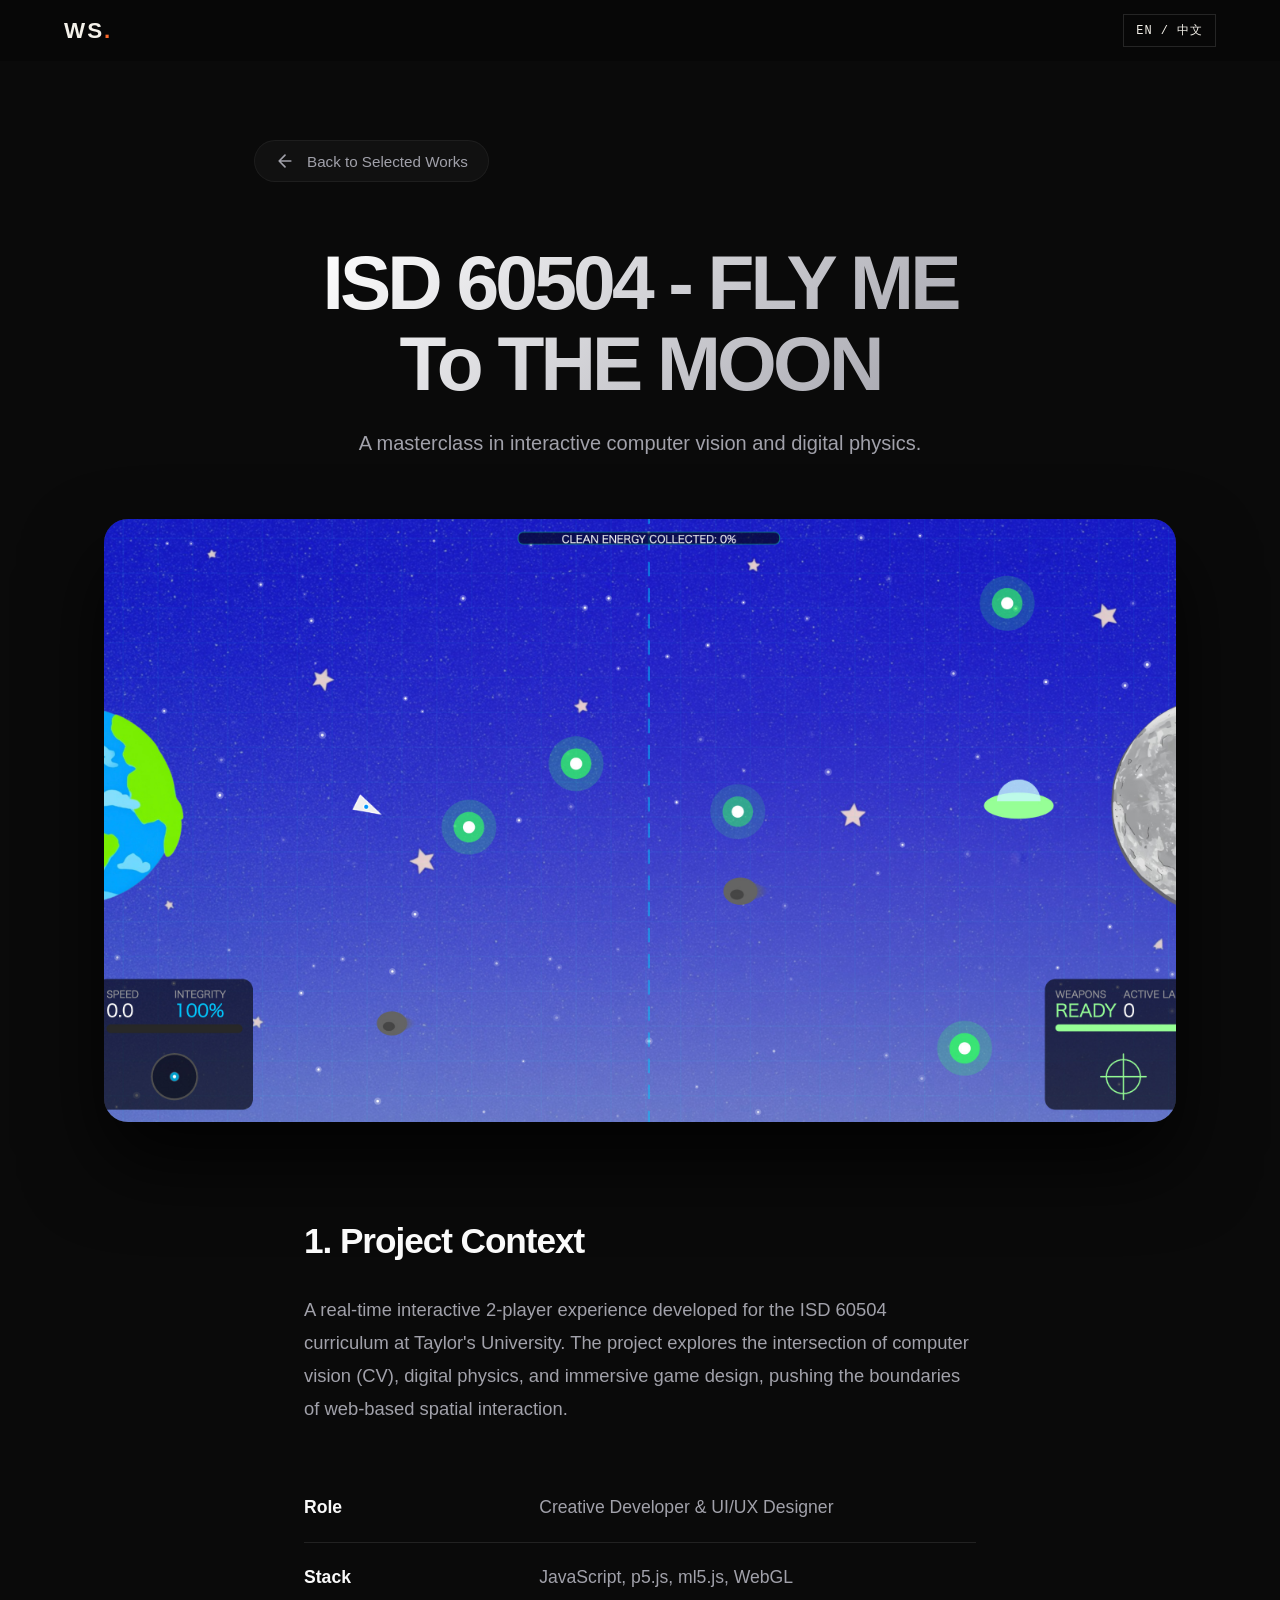
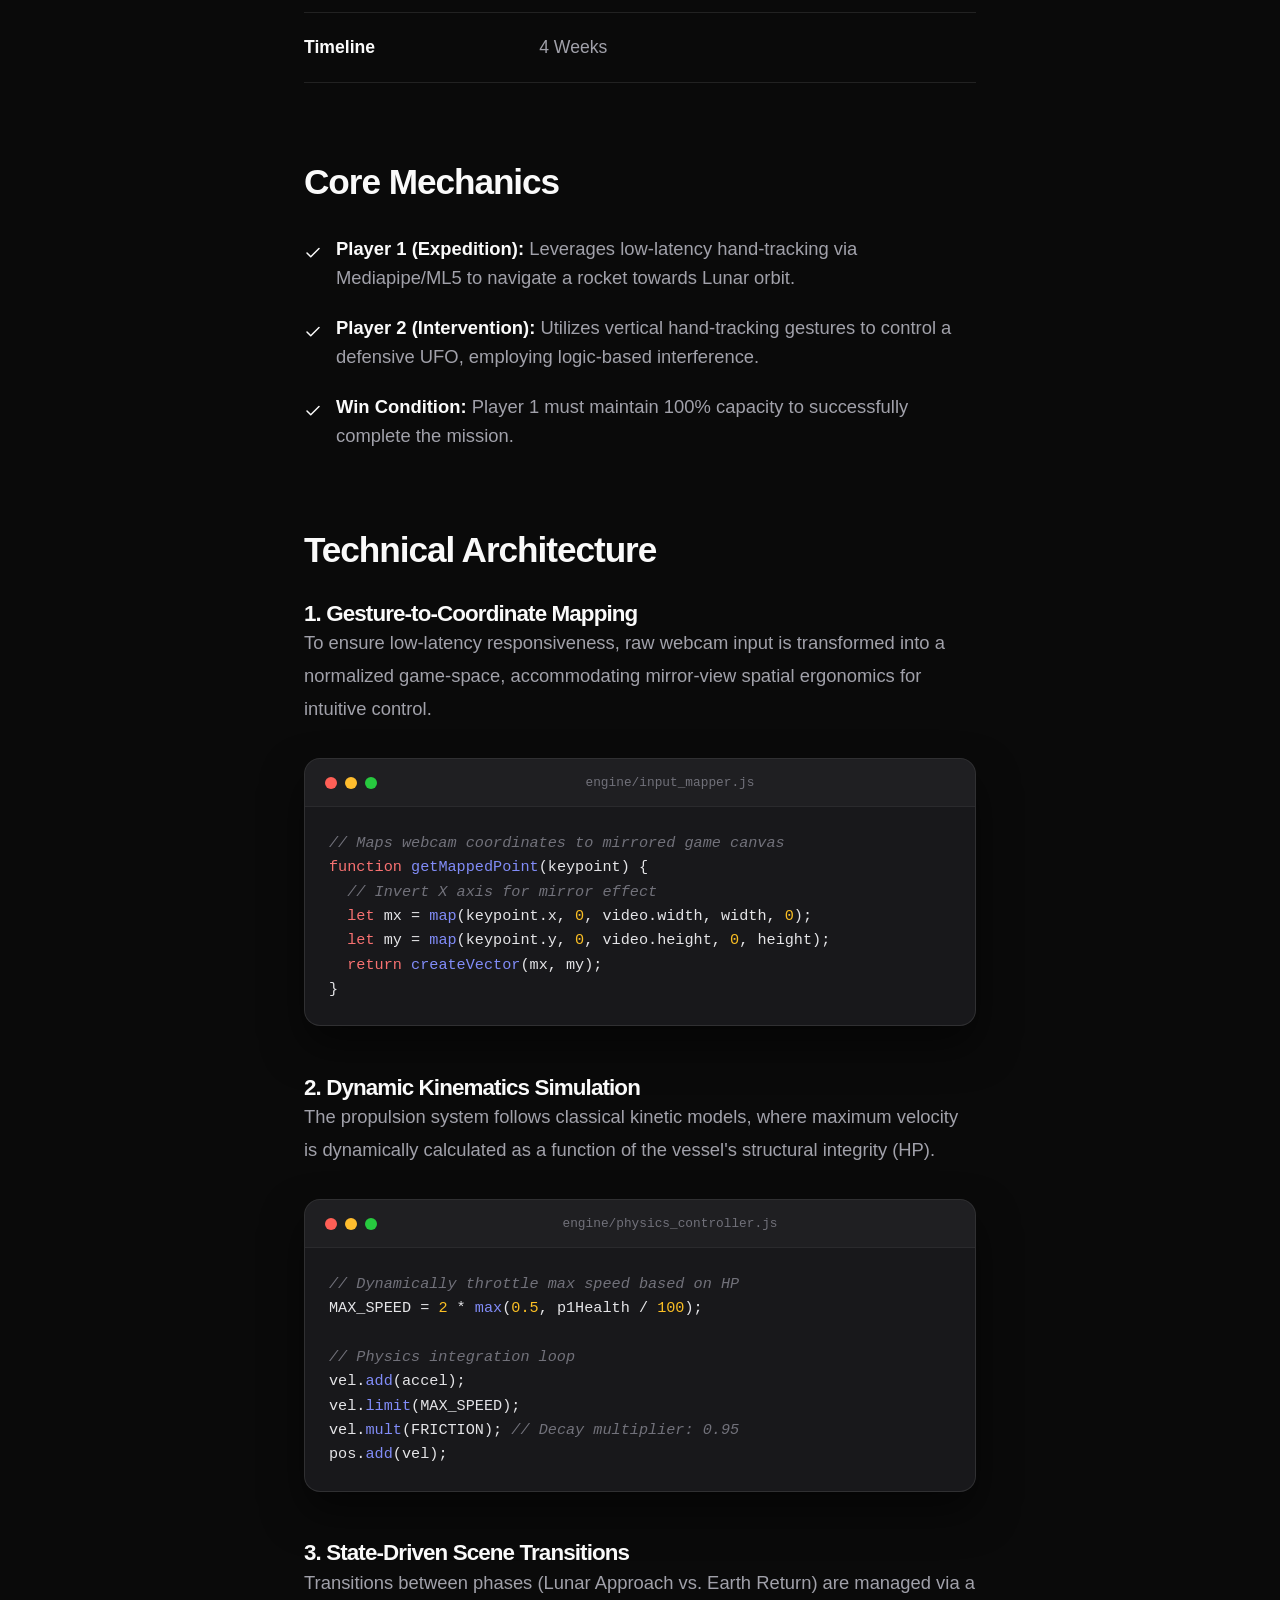
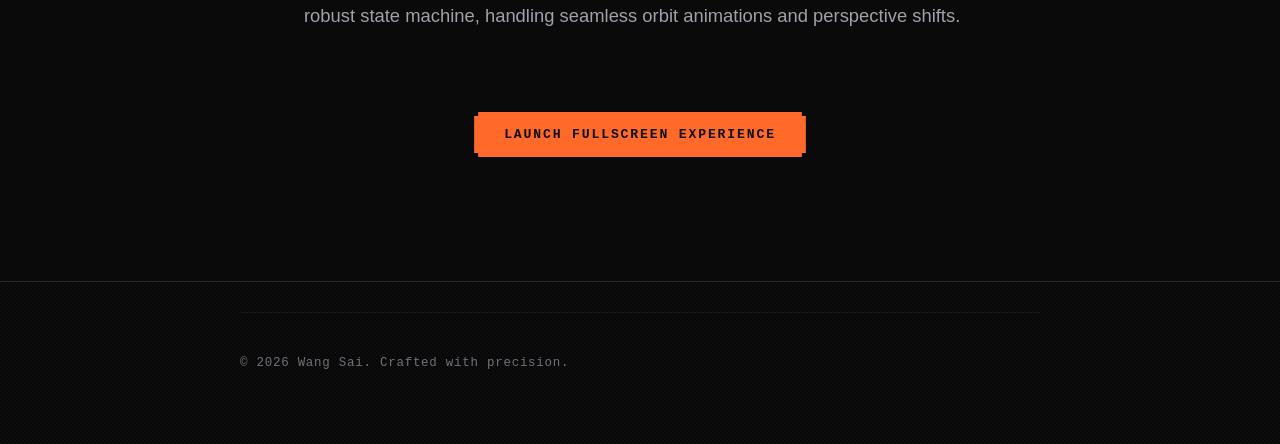
<file: project1.html>
<!DOCTYPE html>
<html lang="en">

<head>
    <meta charset="UTF-8">
    <meta name="viewport" content="width=device-width, initial-scale=1.0">
    <title>ISD 60504 - FLY ME To THE MOON | Wang Sai</title>
    <link rel="stylesheet" href="styles.css">
    <style>
        * {
            cursor: none !important;
        }

        .project-details-page {
            padding-top: 140px;
            padding-bottom: 120px;
            background: #0A0A0A;
            color: #FAFAFA;
        }

        .back-link-container {
            max-width: 900px;
            margin: 0 auto 60px auto;
            padding: 0 5%;
        }

        .btn-back {
            display: inline-flex;
            align-items: center;
            gap: 12px;
            color: #A1A1AA;
            font-weight: 500;
            font-size: 0.95rem;
            transition: all 0.3s ease;
            padding: 10px 20px;
            border-radius: 999px;
            background: rgba(255, 255, 255, 0.03);
            border: 1px solid rgba(255, 255, 255, 0.05);
        }

        .btn-back:hover {
            color: #FAFAFA;
            background: rgba(255, 255, 255, 0.08);
            border-color: rgba(255, 255, 255, 0.15);
            transform: translateX(-4px);
        }

        .project-content-wrapper {
            max-width: 800px;
            margin: 0 auto;
            padding: 0 5%;
        }

        .project-title {
            font-size: clamp(3.5rem, 6vw, 5.5rem);
            line-height: 1.05;
            margin-bottom: 24px;
            letter-spacing: -0.05em;
            font-weight: 800;
            background: linear-gradient(135deg, #FFFFFF 0%, #A1A1AA 100%);
            -webkit-background-clip: text;
            background-clip: text;
            -webkit-text-fill-color: transparent;
            text-align: center;
        }

        .project-subtitle {
            font-size: 1.25rem;
            color: #A1A1AA;
            text-align: center;
            max-width: 600px;
            margin: 0 auto 60px auto;
            line-height: 1.6;
        }

        .project-hero-container {
            max-width: 1200px;
            margin: 0 auto 100px auto;
            padding: 0 5%;
        }

        .project-hero-image-wrapper {
            position: relative;
            width: 100%;
            border-radius: 24px;
            overflow: hidden;
            box-shadow: 0 40px 80px rgba(0, 0, 0, 0.8), inset 0 0 0 1px rgba(255, 255, 255, 0.1);
            aspect-ratio: 16 / 9;
            background: #18181A;
            display: flex;
            align-items: center;
            justify-content: center;
            transform: translateZ(0);
            /* Hardware accel for smooth rounded corners on video/img */
        }

        .project-hero-image-wrapper img {
            width: 100%;
            height: 100%;
            object-fit: cover;
            transition: transform 0.8s cubic-bezier(0.175, 0.885, 0.32, 1.275);
        }

        .project-hero-container:hover .project-hero-image-wrapper img {
            transform: scale(1.03);
        }

        .play-overlay {
            position: absolute;
            inset: 0;
            background: rgba(10, 10, 10, 0.4);
            display: flex;
            align-items: center;
            justify-content: center;
            opacity: 0;
            transition: all 0.4s ease;
            backdrop-filter: blur(8px);
            -webkit-backdrop-filter: blur(8px);
        }

        .project-hero-image-wrapper:hover .play-overlay {
            opacity: 1;
        }

        .btn-play-large {
            padding: 16px 40px;
            font-size: 1.25rem;
            border-radius: 999px;
            background: #FFFFFF;
            color: #000000;
            font-weight: 700;
            display: flex;
            align-items: center;
            gap: 12px;
            transition: all 0.3s cubic-bezier(0.175, 0.885, 0.32, 1.275);
            box-shadow: 0 10px 30px rgba(0, 0, 0, 0.5);
        }

        .btn-play-large:hover {
            transform: scale(1.05) translateY(-2px);
            box-shadow: 0 20px 40px rgba(255, 255, 255, 0.2);
        }

        h2.section-heading {
            font-size: 2.2rem;
            margin-top: 80px;
            margin-bottom: 32px;
            font-weight: 700;
            letter-spacing: -0.03em;
            color: #FAFAFA;
        }

        .content-paragraph {
            font-size: 1.15rem;
            line-height: 1.8;
            color: #A1A1AA;
            margin-bottom: 24px;
            font-weight: 400;
        }

        .content-paragraph strong {
            color: #FAFAFA;
            font-weight: 600;
        }

        .apple-list {
            list-style: none;
            margin-bottom: 48px;
            padding: 0;
        }

        .apple-list li {
            position: relative;
            padding-left: 32px;
            margin-bottom: 20px;
            font-size: 1.15rem;
            line-height: 1.6;
            color: #A1A1AA;
        }

        .apple-list li::before {
            content: '';
            position: absolute;
            left: 0;
            top: 10px;
            width: 18px;
            height: 18px;
            background-image: url("data:image/svg+xml,%3Csvg xmlns='http://www.w3.org/2000/svg' viewBox='0 0 24 24' fill='none' stroke='%23FAFAFA' stroke-width='2' stroke-linecap='round' stroke-linejoin='round'%3E%3Cpolyline points='20 6 9 17 4 12'%3E%3C/polyline%3E%3C/svg%3E");
            background-size: contain;
            background-repeat: no-repeat;
        }

        .apple-list li strong {
            color: #FAFAFA;
        }

        /* IDE-Style Code Block */
        .premium-code-block {
            background: #18181B;
            /* Zinc 900 */
            border: 1px solid rgba(255, 255, 255, 0.1);
            border-radius: 16px;
            margin: 32px 0 48px 0;
            overflow: hidden;
            box-shadow: 0 20px 40px rgba(0, 0, 0, 0.5);
        }

        .premium-code-header {
            display: flex;
            align-items: center;
            padding: 16px 20px;
            background: rgba(255, 255, 255, 0.03);
            border-bottom: 1px solid rgba(255, 255, 255, 0.05);
            gap: 8px;
        }

        .mac-dot {
            width: 12px;
            height: 12px;
            border-radius: 50%;
        }

        .mac-dot-red {
            background: #FF5F56;
        }

        .mac-dot-yellow {
            background: #FFBD2E;
        }

        .mac-dot-green {
            background: #27C93F;
        }

        .code-filename {
            margin-left: auto;
            margin-right: auto;
            font-size: 0.8rem;
            color: #71717A;
            font-family: 'SFMono-Regular', Consolas, 'Liberation Mono', Menlo, monospace;
        }

        .code-container {
            padding: 24px;
            overflow-x: auto;
        }

        .code-block {
            font-family: 'SFMono-Regular', Consolas, 'Liberation Mono', Menlo, monospace;
            font-size: 0.95rem;
            line-height: 1.6;
            color: #E4E4E7;
            margin: 0;
        }

        .code-keyword {
            color: #F87171;
        }

        /* Red 400 */
        .code-func {
            color: #818CF8;
        }

        /* Indigo 400 */
        .code-comment {
            color: #71717A;
            font-style: italic;
        }

        .code-string {
            color: #34D399;
        }

        /* Emerald 400 */
        .code-number {
            color: #FBBF24;
        }

        /* Amber 400 */

        .tech-table-container {
            margin-top: 48px;
            margin-bottom: 80px;
        }

        .tech-table {
            width: 100%;
            border-collapse: collapse;
            text-align: left;
        }

        .tech-table th,
        .tech-table td {
            padding: 24px 0;
            border-bottom: 1px solid rgba(255, 255, 255, 0.1);
        }

        .tech-table th {
            font-size: 1.1rem;
            font-weight: 600;
            color: #FAFAFA;
            width: 35%;
            vertical-align: top;
        }

        .tech-table td {
            font-size: 1.1rem;
            color: #A1A1AA;
            vertical-align: top;
        }

        @media (max-width: 768px) {
            .project-title {
                font-size: 2.5rem;
            }

            .tech-table th,
            .tech-table td {
                display: block;
                width: 100%;
                padding: 12px 0;
            }

            .tech-table th {
                border-bottom: none;
                padding-bottom: 4px;
            }

            h2.section-heading {
                font-size: 1.8rem;
            }
        }
    </style>
</head>

<body>
    <div class="cursor-dot" id="cursorDot"></div>
    <div class="cursor-ring" id="cursorRing"></div>

    <header class="navbar scrolled">
        <div class="nav-container">
            <a href="index.html" class="logo">WS<span class="accent">.</span></a>
            <div class="nav-actions">
                <button class="lang-switch effect-pop" id="langToggle">EN / 中文</button>
            </div>
        </div>
    </header>

    <main class="project-details-page">
        <div class="back-link-container reveal">
            <a href="index.html#projects" class="btn-back effect-slide">
                <svg width="20" height="20" viewBox="0 0 24 24" fill="none" stroke="currentColor" stroke-width="2"
                    stroke-linecap="round" stroke-linejoin="round">
                    <path d="M19 12H5M12 19l-7-7 7-7" />
                </svg>
                <span data-i18n="p1_back_btn">Back to Selected Works</span>
            </a>
        </div>

        <div class="project-content-wrapper">
            <h1 class="project-title reveal" data-i18n="project_1_title">ISD 60504 - FLY ME To THE MOON</h1>
            <p class="project-subtitle reveal" data-i18n="p1_subtitle">A masterclass in interactive computer vision and digital physics.</p>
        </div>

        <div class="project-hero-container reveal" style="transition-delay: 0.1s;">
            <div class="project-hero-image-wrapper">
                <img src="Images/project1-gameplay.jpg" alt="FLY ME To THE MOON Gameplay"
                    onerror="this.src=''; this.parentElement.style.background='#18181A';">

                <div class="play-overlay">
                    <a href="Projects/Lighting Design/index.html" class="btn-play-large effect-pop">
                        <svg width="24" height="24" viewBox="0 0 24 24" fill="currentColor">
                            <path d="M5 3v18l15-9L5 3z" />
                        </svg>
                        <span data-i18n="p1_play_now">Launch Interactive Experience</span>
                    </a>
                </div>
            </div>
        </div>

        <div class="project-content-wrapper">
            <h2 class="section-heading reveal" data-i18n="p1_overview_title">1. Project Context</h2>
            <p class="content-paragraph reveal" data-i18n="p1_overview_desc">
                A real-time interactive 2-player experience developed for the ISD 60504 curriculum at Taylor's
                University. The project explores the intersection of computer vision (CV), digital physics, and
                immersive game design, pushing the boundaries of web-based spatial interaction.
            </p>

            <div class="tech-table-container reveal">
                <table class="tech-table">
                    <tr>
                        <th data-i18n="p1_role_label">Role</th>
                        <td data-i18n="p1_role_value">Creative Developer & UI/UX Designer</td>
                    </tr>
                    <tr>
                        <th data-i18n="p1_stack_label">Stack</th>
                        <td>JavaScript, p5.js, ml5.js, WebGL</td>
                    </tr>
                    <tr>
                        <th data-i18n="p1_timeline_label">Timeline</th>
                        <td data-i18n="p1_timeline_value">4 Weeks</td>
                    </tr>
                </table>
            </div>

            <h2 class="section-heading reveal" data-i18n="p1_content_title">Core Mechanics</h2>
            <ul class="apple-list reveal">
                <li><strong data-i18n="p1_content_p1_title">Player 1 (Expedition):</strong> <span
                        data-i18n="p1_content_p1_desc">Leverages low-latency hand-tracking via Mediapipe/ML5 to navigate
                        a rocket towards Lunar orbit.</span></li>
                <li><strong data-i18n="p1_content_p2_title">Player 2 (Intervention):</strong> <span
                        data-i18n="p1_content_p2_desc">Utilizes vertical hand-tracking gestures to control a defensive
                        UFO, employing logic-based interference.</span></li>
                <li><strong data-i18n="p1_content_win_title">Win Condition:</strong> <span
                        data-i18n="p1_content_win_desc">Player 1 must maintain 100% capacity to successfully complete
                        the mission.</span></li>
            </ul>

            <h2 class="section-heading reveal" data-i18n="p1_tech_title">Technical Architecture</h2>

            <h3 class="reveal" style="font-size: 1.4rem; margin-top: 30px; color: #FAFAFA;" data-i18n="p1_tech_1_title">
                1. Gesture-to-Coordinate Mapping</h3>
            <p class="content-paragraph reveal" data-i18n="p1_tech_1_desc">
                To ensure low-latency responsiveness, raw webcam input is transformed into a normalized game-space,
                accommodating mirror-view spatial ergonomics for intuitive control.
            </p>

            <div class="premium-code-block reveal">
                <div class="premium-code-header">
                    <div class="mac-dot mac-dot-red"></div>
                    <div class="mac-dot mac-dot-yellow"></div>
                    <div class="mac-dot mac-dot-green"></div>
                    <div class="code-filename">engine/input_mapper.js</div>
                </div>
                <div class="code-container">
                    <pre class="code-block">
<span class="code-comment">// Maps webcam coordinates to mirrored game canvas</span>
<span class="code-keyword">function</span> <span class="code-func">getMappedPoint</span>(keypoint) {
  <span class="code-comment">// Invert X axis for mirror effect</span>
  <span class="code-keyword">let</span> mx = <span class="code-func">map</span>(keypoint.x, <span class="code-number">0</span>, video.width, width, <span class="code-number">0</span>);
  <span class="code-keyword">let</span> my = <span class="code-func">map</span>(keypoint.y, <span class="code-number">0</span>, video.height, <span class="code-number">0</span>, height);
  <span class="code-keyword">return</span> <span class="code-func">createVector</span>(mx, my);
}</pre>
                </div>
            </div>

            <h3 class="reveal" style="font-size: 1.4rem; margin-top: 50px; color: #FAFAFA;" data-i18n="p1_tech_2_title">
                2. Dynamic Kinematics Simulation</h3>
            <p class="content-paragraph reveal" data-i18n="p1_tech_2_desc">
                The propulsion system follows classical kinetic models, where maximum velocity is dynamically calculated
                as a function of the vessel's structural integrity (HP).
            </p>

            <div class="premium-code-block reveal">
                <div class="premium-code-header">
                    <div class="mac-dot mac-dot-red"></div>
                    <div class="mac-dot mac-dot-yellow"></div>
                    <div class="mac-dot mac-dot-green"></div>
                    <div class="code-filename">engine/physics_controller.js</div>
                </div>
                <div class="code-container">
                    <pre class="code-block">
<span class="code-comment">// Dynamically throttle max speed based on HP</span>
MAX_SPEED = <span class="code-number">2</span> * <span class="code-func">max</span>(<span class="code-number">0.5</span>, p1Health / <span class="code-number">100</span>);

<span class="code-comment">// Physics integration loop</span>
vel.<span class="code-func">add</span>(accel);
vel.<span class="code-func">limit</span>(MAX_SPEED);
vel.<span class="code-func">mult</span>(FRICTION); <span class="code-comment">// Decay multiplier: 0.95</span>
pos.<span class="code-func">add</span>(vel);</pre>
                </div>
            </div>

            <h3 class="reveal" style="font-size: 1.4rem; margin-top: 50px; color: #FAFAFA;" data-i18n="p1_tech_3_title">
                3. State-Driven Scene Transitions</h3>
            <p class="content-paragraph reveal" data-i18n="p1_tech_3_desc">
                Transitions between phases (Lunar Approach vs. Earth Return) are managed via a robust state machine,
                handling seamless orbit animations and perspective shifts.
            </p>

            <div class="reveal" style="text-align: center; margin-top: 80px;">
                <a href="Projects/Lighting Design/index.html" class="btn-premium effect-ripple"
                    data-i18n="p1_launch_btn">
                    Launch Fullscreen Experience
                </a>
            </div>
        </div>
    </main>

    <footer>
        <div class="footer-container"
            style="max-width: 800px; margin: 0 auto; text-align: center; padding: 40px 0; border-top: 1px solid rgba(255,255,255,0.05);">
            <p style="color: #71717A;">&copy; <span id="year"></span> <span data-i18n="p1_footer_text">Wang Sai. Crafted with precision.</span></p>
        </div>
    </footer>

    <script src="app.js"></script>
</body>

</html>
</file>
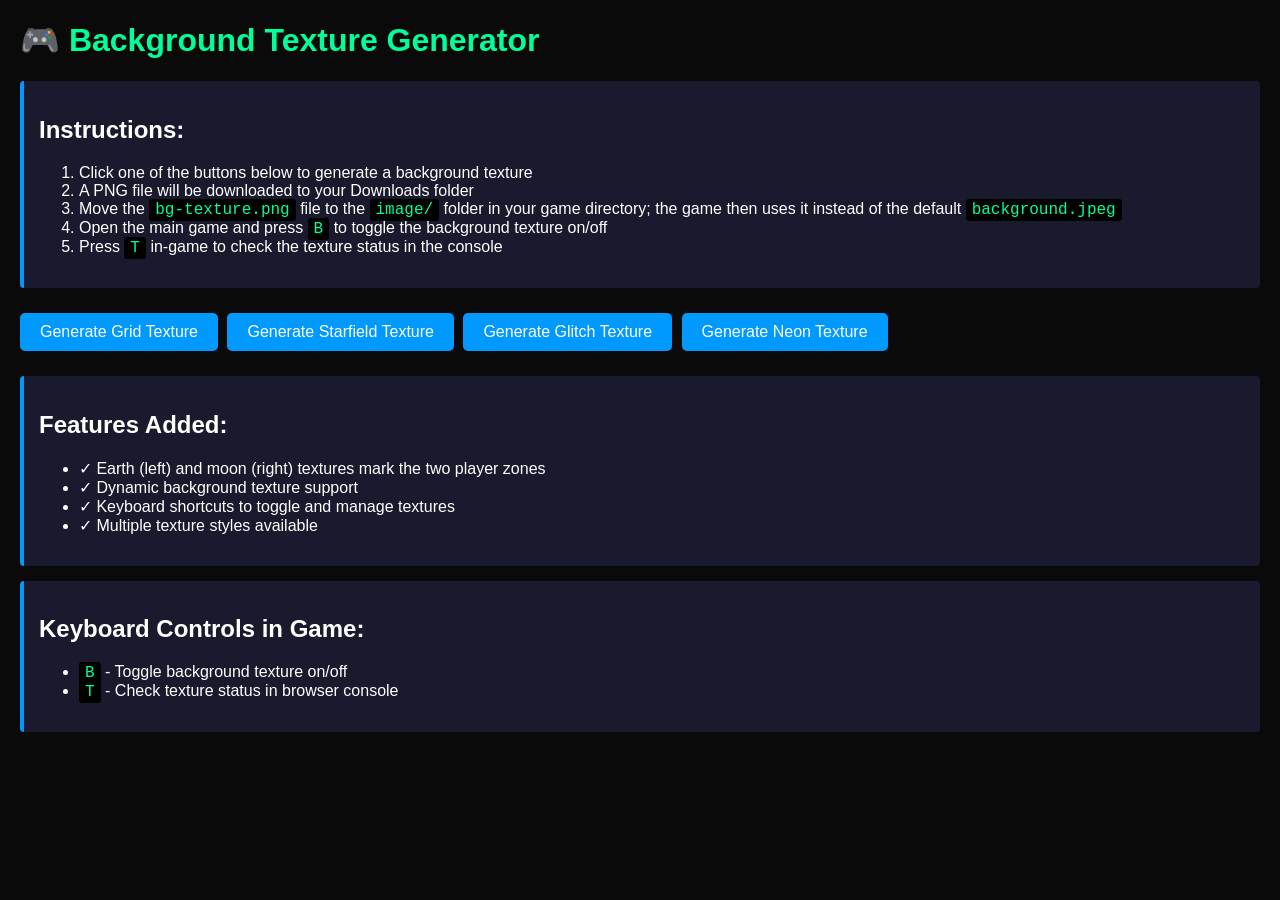
<file: Projects/Lighting Design/generate-bg-texture.html>
<!DOCTYPE html>
<html>
<head>
    <meta charset="utf-8" />
    <title>Background Texture Generator</title>
    <script src="libraries/p5.min.js"></script>
    <style>
        body {
            margin: 20px;
            background-color: #0a0a0a;
            color: #fff;
            font-family: Arial, sans-serif;
        }
        
        h1 {
            color: #00ff99;
        }
        
        button {
            background-color: #0099ff;
            color: white;
            padding: 10px 20px;
            border: none;
            border-radius: 5px;
            margin: 10px 5px 10px 0;
            cursor: pointer;
            font-size: 1em;
        }
        
        button:hover {
            background-color: #0077cc;
        }
        
        .info {
            background-color: #1a1a2e;
            padding: 15px;
            border-left: 4px solid #0099ff;
            margin: 15px 0;
            border-radius: 4px;
        }
        
        code {
            background-color: #000;
            padding: 2px 6px;
            border-radius: 3px;
            font-family: 'Courier New', monospace;
            color: #00ff99;
        }
    </style>
</head>
<body>
    <h1>🎮 Background Texture Generator</h1>
    
    <div class="info">
        <h2>Instructions:</h2>
        <ol>
            <li>Click one of the buttons below to generate a background texture</li>
            <li>A PNG file will be downloaded to your Downloads folder</li>
            <li>Move the <code>bg-texture.png</code> file to the <code>image/</code> folder in your game directory; the game then uses it instead of the default <code>background.jpeg</code></li>
            <li>Open the main game and press <code>B</code> to toggle the background texture on/off</li>
            <li>Press <code>T</code> in-game to check the texture status in the console</li>
        </ol>
    </div>
    
    <button onclick="generateGridTexture()">Generate Grid Texture</button>
    <button onclick="generateStarfieldTexture()">Generate Starfield Texture</button>
    <button onclick="generateGlitchTexture()">Generate Glitch Texture</button>
    <button onclick="generateNeonTexture()">Generate Neon Texture</button>
    
    <div class="info">
        <h2>Features Added:</h2>
        <ul>
            <li>✓ Earth (left) and moon (right) textures mark the two player zones</li>
            <li>✓ Dynamic background texture support</li>
            <li>✓ Keyboard shortcuts to toggle and manage textures</li>
            <li>✓ Multiple texture styles available</li>
        </ul>
    </div>
    
    <div class="info">
        <h2>Keyboard Controls in Game:</h2>
        <ul>
            <li><code>B</code> - Toggle background texture on/off</li>
            <li><code>T</code> - Check texture status in browser console</li>
        </ul>
    </div>
    
    <script>
        // p5 only creates its global functions (createGraphics, random, ...) when the page
        // defines setup() or draw(). This page doesn't need a canvas, so setup() just skips it.
        function setup() {
            noCanvas();
        }

        function generateGridTexture() {
            let w = 512, h = 512;
            let pg = createGraphics(w, h);
            
            pg.background(5, 10, 25);
            
            // Draw grid
            pg.stroke(0, 50, 100, 100);
            pg.strokeWeight(1);
            for (let i = 0; i < w; i += 32) {
                pg.line(i, 0, i, h);
            }
            for (let i = 0; i < h; i += 32) {
                pg.line(0, i, w, i);
            }
            
            // Add some glowing spots
            pg.fill(0, 150, 255, 30);
            pg.noStroke();
            for (let i = 0; i < 20; i++) {
                let x = random(w);
                let y = random(h);
                pg.circle(x, y, random(50, 150));
            }
            
            pg.canvas.toBlob(blob => {
                downloadBlob(blob, 'bg-texture.png');
            });
        }
        
        function generateStarfieldTexture() {
            let w = 512, h = 512;
            let pg = createGraphics(w, h);
            
            pg.background(5, 10, 25);
            
            // Add stars
            randomSeed(42);
            for (let i = 0; i < 500; i++) {
                let x = random(w);
                let y = random(h);
                let size = random(0.5, 2);
                let brightness = random(100, 255);
                
                pg.fill(brightness);
                pg.noStroke();
                pg.circle(x, y, size);
            }
            
            // Add nebula-like effect
            pg.stroke(0, 150, 255, 20);
            pg.strokeWeight(0.5);
            for (let i = 0; i < 200; i++) {
                pg.line(random(w), random(h), random(w), random(h));
            }
            
            pg.canvas.toBlob(blob => {
                downloadBlob(blob, 'bg-texture.png');
            });
        }
        
        function generateGlitchTexture() {
            let w = 512, h = 512;
            let pg = createGraphics(w, h);
            
            pg.background(5, 10, 25);
            
            // Create digital glitch effect
            pg.stroke(0, 255, 150, 50);
            pg.strokeWeight(1);
            for (let i = 0; i < 100; i++) {
                let y = random(h);
                pg.line(0, y, w, y + random(-5, 5));
            }
            
            // Add color aberration lines
            pg.stroke(255, 0, 100, 30);
            for (let i = 0; i < 50; i++) {
                let y = random(h);
                pg.line(0, y, w, y);
            }
            
            // Add grid overlay
            pg.stroke(0, 100, 200, 20);
            pg.strokeWeight(0.5);
            for (let i = 0; i < w; i += 16) {
                pg.line(i, 0, i, h);
            }
            for (let i = 0; i < h; i += 16) {
                pg.line(0, i, w, i);
            }
            
            pg.canvas.toBlob(blob => {
                downloadBlob(blob, 'bg-texture.png');
            });
        }
        
        function generateNeonTexture() {
            let w = 512, h = 512;
            let pg = createGraphics(w, h);
            
            pg.background(5, 10, 25);
            
            // Draw neon circles
            pg.fill(0, 255, 150, 30);
            pg.noStroke();
            pg.circle(w/4, h/4, 200);
            pg.circle(3*w/4, 3*h/4, 200);
            pg.circle(w/2, h/2, 150);
            
            // Draw neon lines
            pg.stroke(0, 150, 255, 50);
            pg.strokeWeight(2);
            pg.line(0, 0, w, h);
            pg.line(w, 0, 0, h);
            
            // Add glow effect with overlapping circles
            pg.fill(255, 0, 150, 15);
            for (let i = 0; i < 10; i++) {
                pg.circle(random(w), random(h), random(50, 200));
            }
            
            pg.canvas.toBlob(blob => {
                downloadBlob(blob, 'bg-texture.png');
            });
        }
        
        function downloadBlob(blob, filename) {
            let url = window.URL.createObjectURL(blob);
            let a = document.createElement("a");
            a.href = url;
            a.download = filename;
            document.body.appendChild(a);
            a.click();
            document.body.removeChild(a);
            // Give the browser a moment to start the download before releasing the file
            setTimeout(() => window.URL.revokeObjectURL(url), 1000);
            
            alert('✓ Texture downloaded! Move bg-texture.png to the image/ folder');
        }
    </script>
</body>
</html>
</file>
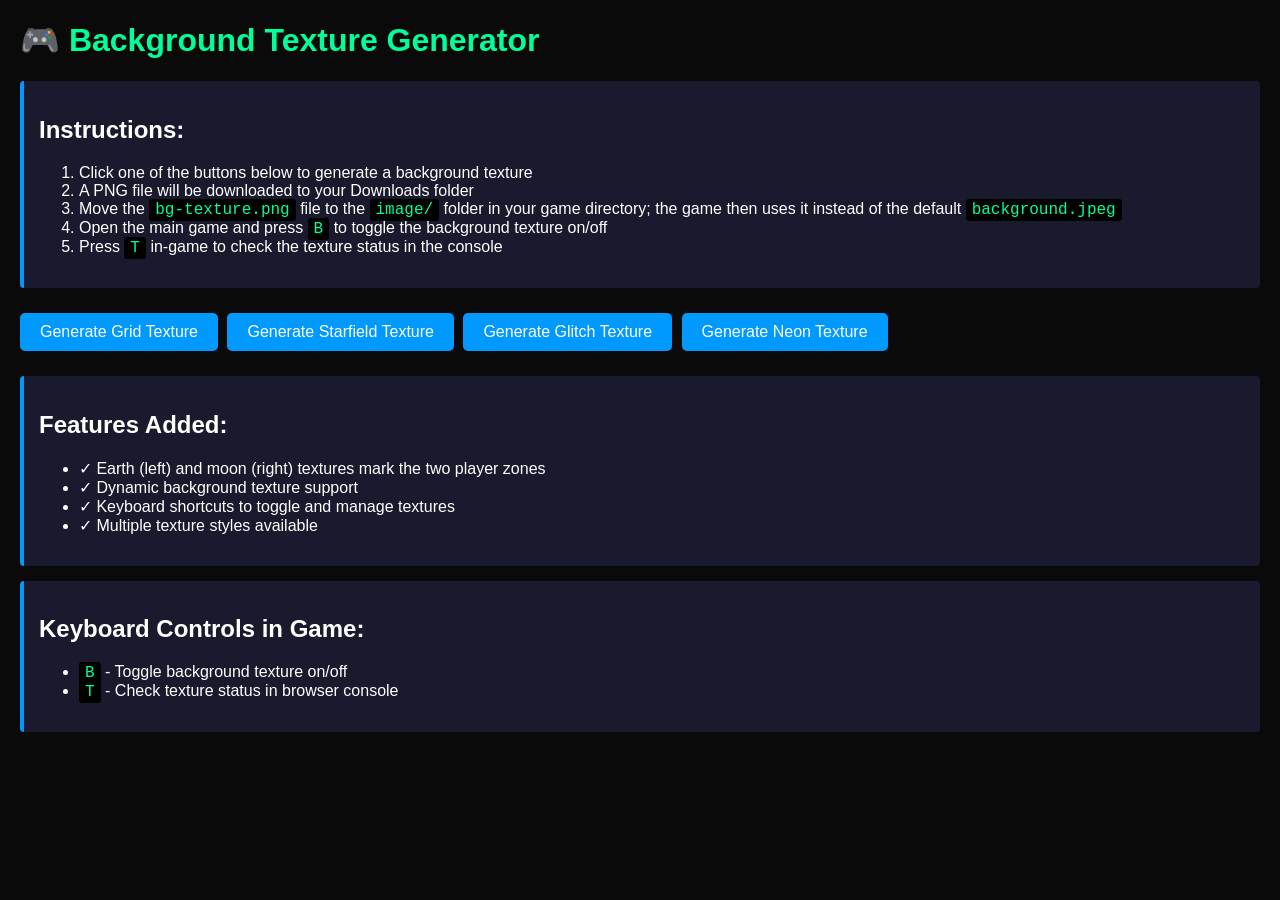
<file: projects/lighting-design/tools/generate-bg-texture.html>
<!DOCTYPE html>
<html>
<head>
    <meta charset="utf-8" />
    <title>Background Texture Generator</title>
    <script src="libraries/p5.min.js"></script>
    <style>
        body {
            margin: 20px;
            background-color: #0a0a0a;
            color: #fff;
            font-family: Arial, sans-serif;
        }
        
        h1 {
            color: #00ff99;
        }
        
        button {
            background-color: #0099ff;
            color: white;
            padding: 10px 20px;
            border: none;
            border-radius: 5px;
            margin: 10px 5px 10px 0;
            cursor: pointer;
            font-size: 1em;
        }
        
        button:hover {
            background-color: #0077cc;
        }
        
        .info {
            background-color: #1a1a2e;
            padding: 15px;
            border-left: 4px solid #0099ff;
            margin: 15px 0;
            border-radius: 4px;
        }
        
        code {
            background-color: #000;
            padding: 2px 6px;
            border-radius: 3px;
            font-family: 'Courier New', monospace;
            color: #00ff99;
        }
    </style>
</head>
<body>
    <h1>🎮 Background Texture Generator</h1>
    
    <div class="info">
        <h2>Instructions:</h2>
        <ol>
            <li>Click one of the buttons below to generate a background texture</li>
            <li>A PNG file will be downloaded to your Downloads folder</li>
            <li>Move the <code>bg-texture.png</code> file to the <code>image/</code> folder in your game directory; the game then uses it instead of the default <code>background.jpeg</code></li>
            <li>Open the main game and press <code>B</code> to toggle the background texture on/off</li>
            <li>Press <code>T</code> in-game to check the texture status in the console</li>
        </ol>
    </div>
    
    <button onclick="generateGridTexture()">Generate Grid Texture</button>
    <button onclick="generateStarfieldTexture()">Generate Starfield Texture</button>
    <button onclick="generateGlitchTexture()">Generate Glitch Texture</button>
    <button onclick="generateNeonTexture()">Generate Neon Texture</button>
    
    <div class="info">
        <h2>Features Added:</h2>
        <ul>
            <li>✓ Earth (left) and moon (right) textures mark the two player zones</li>
            <li>✓ Dynamic background texture support</li>
            <li>✓ Keyboard shortcuts to toggle and manage textures</li>
            <li>✓ Multiple texture styles available</li>
        </ul>
    </div>
    
    <div class="info">
        <h2>Keyboard Controls in Game:</h2>
        <ul>
            <li><code>B</code> - Toggle background texture on/off</li>
            <li><code>T</code> - Check texture status in browser console</li>
        </ul>
    </div>
    
    <script>
        // p5 only creates its global functions (createGraphics, random, ...) when the page
        // defines setup() or draw(). This page doesn't need a canvas, so setup() just skips it.
        function setup() {
            noCanvas();
        }

        function generateGridTexture() {
            let w = 512, h = 512;
            let pg = createGraphics(w, h);
            
            pg.background(5, 10, 25);
            
            // Draw grid
            pg.stroke(0, 50, 100, 100);
            pg.strokeWeight(1);
            for (let i = 0; i < w; i += 32) {
                pg.line(i, 0, i, h);
            }
            for (let i = 0; i < h; i += 32) {
                pg.line(0, i, w, i);
            }
            
            // Add some glowing spots
            pg.fill(0, 150, 255, 30);
            pg.noStroke();
            for (let i = 0; i < 20; i++) {
                let x = random(w);
                let y = random(h);
                pg.circle(x, y, random(50, 150));
            }
            
            pg.canvas.toBlob(blob => {
                downloadBlob(blob, 'bg-texture.png');
            });
        }
        
        function generateStarfieldTexture() {
            let w = 512, h = 512;
            let pg = createGraphics(w, h);
            
            pg.background(5, 10, 25);
            
            // Add stars
            randomSeed(42);
            for (let i = 0; i < 500; i++) {
                let x = random(w);
                let y = random(h);
                let size = random(0.5, 2);
                let brightness = random(100, 255);
                
                pg.fill(brightness);
                pg.noStroke();
                pg.circle(x, y, size);
            }
            
            // Add nebula-like effect
            pg.stroke(0, 150, 255, 20);
            pg.strokeWeight(0.5);
            for (let i = 0; i < 200; i++) {
                pg.line(random(w), random(h), random(w), random(h));
            }
            
            pg.canvas.toBlob(blob => {
                downloadBlob(blob, 'bg-texture.png');
            });
        }
        
        function generateGlitchTexture() {
            let w = 512, h = 512;
            let pg = createGraphics(w, h);
            
            pg.background(5, 10, 25);
            
            // Create digital glitch effect
            pg.stroke(0, 255, 150, 50);
            pg.strokeWeight(1);
            for (let i = 0; i < 100; i++) {
                let y = random(h);
                pg.line(0, y, w, y + random(-5, 5));
            }
            
            // Add color aberration lines
            pg.stroke(255, 0, 100, 30);
            for (let i = 0; i < 50; i++) {
                let y = random(h);
                pg.line(0, y, w, y);
            }
            
            // Add grid overlay
            pg.stroke(0, 100, 200, 20);
            pg.strokeWeight(0.5);
            for (let i = 0; i < w; i += 16) {
                pg.line(i, 0, i, h);
            }
            for (let i = 0; i < h; i += 16) {
                pg.line(0, i, w, i);
            }
            
            pg.canvas.toBlob(blob => {
                downloadBlob(blob, 'bg-texture.png');
            });
        }
        
        function generateNeonTexture() {
            let w = 512, h = 512;
            let pg = createGraphics(w, h);
            
            pg.background(5, 10, 25);
            
            // Draw neon circles
            pg.fill(0, 255, 150, 30);
            pg.noStroke();
            pg.circle(w/4, h/4, 200);
            pg.circle(3*w/4, 3*h/4, 200);
            pg.circle(w/2, h/2, 150);
            
            // Draw neon lines
            pg.stroke(0, 150, 255, 50);
            pg.strokeWeight(2);
            pg.line(0, 0, w, h);
            pg.line(w, 0, 0, h);
            
            // Add glow effect with overlapping circles
            pg.fill(255, 0, 150, 15);
            for (let i = 0; i < 10; i++) {
                pg.circle(random(w), random(h), random(50, 200));
            }
            
            pg.canvas.toBlob(blob => {
                downloadBlob(blob, 'bg-texture.png');
            });
        }
        
        function downloadBlob(blob, filename) {
            let url = window.URL.createObjectURL(blob);
            let a = document.createElement("a");
            a.href = url;
            a.download = filename;
            document.body.appendChild(a);
            a.click();
            document.body.removeChild(a);
            // Give the browser a moment to start the download before releasing the file
            setTimeout(() => window.URL.revokeObjectURL(url), 1000);
            
            alert('✓ Texture downloaded! Move bg-texture.png to the image/ folder of the game (one level above tools/)');
        }
    </script>
</body>
</html>
</file>
<file: styles.css>
/* Wang Sai portfolio. Shared by the home page and the project write-up pages.
   Look: "pixel black" page, orange pixel sparks behind everything (drawn by app.js),
   and text set straight on the background, with no cards or panels around it. */

* {
    margin: 0;
    padding: 0;
    box-sizing: border-box;
}

:root {
    /* Colour */
    --bg-base: #070708;
    --ink: #f4f1ea;
    --text-primary: #f4f1ea;
    --text-secondary: #a09b92;
    --text-muted: #625e58;
    --accent-primary: #ff6a2b;
    --accent-hover: #ff8f4d;
    --line: rgba(255, 255, 255, 0.12);
    --glass-border: rgba(255, 255, 255, 0.12);

    /* Type */
    --font-primary: -apple-system, BlinkMacSystemFont, "SF Pro Display", "SF Pro Text", "Helvetica Neue", "PingFang SC", "Microsoft YaHei", Arial, sans-serif;
    --font-mono: ui-monospace, "SF Mono", "Cascadia Mono", Menlo, Consolas, "PingFang SC", monospace;

    /* Layout */
    --gutter: clamp(20px, 5vw, 64px);
    --content: 1200px;
    --edge: max(var(--gutter), calc(50vw - var(--content) / 2));
}

html {
    scroll-behavior: smooth;
    background-color: var(--bg-base);
    /* A faint 2px checker, so the black reads as pixels rather than a flat fill */
    background-image: repeating-conic-gradient(rgba(255, 255, 255, 0.022) 0% 25%, transparent 0% 50%);
    background-size: 4px 4px;
    color: var(--text-primary);
    font-family: var(--font-primary);
    overflow-x: hidden;
}

body {
    min-height: 100vh;
    overflow-x: hidden;
    position: relative;
    z-index: 1;
}

/* Background sparks: a fixed canvas behind the whole page */
#pixel-field {
    position: fixed;
    inset: 0;
    width: 100%;
    height: 100%;
    z-index: -1;
    pointer-events: none;
    image-rendering: pixelated;
}

/* Thin bar across the top that fills as the page scrolls */
.scroll-progress {
    position: fixed;
    top: 0;
    left: 0;
    width: 100%;
    height: 3px;
    background: var(--accent-primary);
    transform: scaleX(var(--progress, 0));
    transform-origin: left;
    z-index: 1002;
    pointer-events: none;
}

/* --- Custom cursor: an orange pixel with a square frame that trails behind it --- */
.cursor-dot,
.cursor-ring {
    position: fixed;
    /* Parked off-screen until the mouse first moves */
    top: -100px;
    left: -100px;
    pointer-events: none;
    transform: translate(-50%, -50%);
    display: none;
}

.cursor-dot {
    width: 6px;
    height: 6px;
    background-color: var(--accent-primary);
    z-index: 10001;
    transition: width 0.2s, height 0.2s, background-color 0.2s;
}

.cursor-ring {
    width: 28px;
    height: 28px;
    border: 1px solid rgba(255, 255, 255, 0.45);
    z-index: 10000;
    transition: width 0.25s, height 0.25s, border-color 0.25s, rotate 0.25s;
}

.cursor-dot.active {
    width: 10px;
    height: 10px;
    background-color: var(--ink);
}

.cursor-ring.active {
    width: 52px;
    height: 52px;
    border-color: var(--accent-primary);
    rotate: 45deg;
}

.cursor-hidden {
    opacity: 0;
}

/* The custom cursor only replaces the system one for a mouse, once app.js is running */
@media (hover: hover) and (pointer: fine) {
    .custom-cursor,
    .custom-cursor * {
        cursor: none !important;
    }

    .custom-cursor .cursor-dot,
    .custom-cursor .cursor-ring {
        display: block;
    }
}

/* --- Type --- */
h1,
h2,
h3,
h4 {
    font-weight: 700;
    letter-spacing: -0.04em;
    line-height: 1.1;
}

p {
    line-height: 1.65;
    color: var(--text-secondary);
    font-size: 1.05rem;
    margin-bottom: 20px;
}

a {
    text-decoration: none;
    color: inherit;
    transition: color 0.3s ease;
}

.accent {
    color: var(--accent-primary);
}

:focus-visible {
    outline: 2px solid var(--accent-primary);
    outline-offset: 4px;
}

/* --- Navigation --- */
.navbar {
    position: fixed;
    top: 0;
    left: 0;
    width: 100%;
    padding: 22px var(--gutter);
    z-index: 1000;
    transition: background-color 0.3s, padding 0.3s;
}

.navbar.scrolled {
    padding-top: 14px;
    padding-bottom: 14px;
    background-color: rgba(7, 7, 8, 0.72);
    backdrop-filter: blur(12px);
    -webkit-backdrop-filter: blur(12px);
}

.nav-container {
    max-width: var(--content);
    margin: 0 auto;
    display: flex;
    justify-content: space-between;
    align-items: center;
}

.logo {
    font-size: 1.4rem;
    font-weight: 800;
    letter-spacing: 2px;
}

.nav-links {
    display: flex;
    gap: 34px;
    align-items: center;
}

.nav-link {
    position: relative;
    font-family: var(--font-mono);
    font-size: 0.78rem;
    text-transform: uppercase;
    letter-spacing: 0.14em;
    color: var(--text-secondary);
}

/* A pixel that slides in under the link */
.nav-link::after {
    content: '';
    position: absolute;
    left: 0;
    bottom: -8px;
    width: 100%;
    height: 2px;
    background-color: var(--accent-primary);
    transform: scaleX(0);
    transform-origin: left;
    transition: transform 0.3s ease;
}

.nav-link:hover,
.nav-link.active {
    color: var(--ink);
}

.nav-link:hover::after,
.nav-link.active::after {
    transform: scaleX(1);
}

.nav-actions {
    display: flex;
    align-items: center;
    margin-left: 20px;
}

.lang-switch {
    background: transparent;
    border: 1px solid var(--line);
    color: var(--text-primary);
    padding: 7px 12px;
    font-family: var(--font-mono);
    font-size: 0.75rem;
    letter-spacing: 0.08em;
    cursor: pointer;
    transition: border-color 0.3s, color 0.3s;
}

.lang-switch:hover {
    border-color: var(--accent-primary);
    color: var(--accent-primary);
}

/* Hamburger button: only shown on small screens */
.nav-toggle {
    display: none;
    flex-direction: column;
    align-items: center;
    justify-content: center;
    gap: 4px;
    width: 40px;
    height: 36px;
    margin-left: 10px;
    background: transparent;
    border: 1px solid var(--line);
    color: var(--text-primary);
    cursor: pointer;
}

.nav-toggle span {
    display: block;
    width: 16px;
    height: 2px;
    background-color: currentColor;
    transition: transform 0.3s ease, opacity 0.3s ease;
}

.nav-toggle[aria-expanded="true"] span:nth-child(1) {
    transform: translateY(6px) rotate(45deg);
}

.nav-toggle[aria-expanded="true"] span:nth-child(2) {
    opacity: 0;
}

.nav-toggle[aria-expanded="true"] span:nth-child(3) {
    transform: translateY(-6px) rotate(-45deg);
}

@keyframes navDropIn {
    from {
        opacity: 0;
        transform: translateY(-8px);
    }

    to {
        opacity: 1;
        transform: translateY(0);
    }
}

/* --- Page frame --- */
.page {
    max-width: calc(var(--content) + var(--gutter) * 2);
    margin: 0 auto;
    padding: 0 var(--gutter);
}

.section {
    padding: clamp(80px, 13vh, 150px) 0;
    scroll-margin-top: 40px;
}

.section-head {
    display: flex;
    align-items: baseline;
    flex-wrap: wrap;
    gap: 14px 24px;
    margin-bottom: clamp(36px, 6vh, 64px);
}

.section-head h2 {
    font-size: clamp(2.2rem, 5.4vw, 4.2rem);
    letter-spacing: -0.05em;
}

/* "01", "02" ... with a pixel in front */
.section-index {
    display: inline-flex;
    align-items: center;
    gap: 10px;
    font-family: var(--font-mono);
    font-size: 0.85rem;
    letter-spacing: 0.14em;
    color: var(--accent-primary);
}

.section-index::before {
    content: '';
    width: 8px;
    height: 8px;
    background: var(--accent-primary);
}

/* --- Hero --- */
.hero {
    position: relative;
    min-height: 100vh;
    min-height: 100svh;
    display: grid;
    grid-template-columns: minmax(0, 1fr) auto;
    align-items: center;
    gap: clamp(32px, 6vw, 96px);
    padding: 120px 0 96px;
}

.status-badge {
    display: inline-flex;
    align-items: center;
    gap: 10px;
    margin-bottom: 28px;
}

.status-dot {
    width: 8px;
    height: 8px;
    background-color: #35d07f;
    animation: blink 1.6s steps(2, jump-none) infinite;
}

@keyframes blink {
    50% {
        opacity: 0.25;
    }
}

.status-text {
    font-family: var(--font-mono);
    font-size: 0.78rem;
    letter-spacing: 0.14em;
    text-transform: uppercase;
    color: var(--text-secondary);
}

.greeting {
    font-size: 1.15rem;
    margin-bottom: 6px;
}

.hero-title {
    font-size: clamp(4rem, 12.5vw, 10.5rem);
    font-weight: 800;
    letter-spacing: -0.06em;
    line-height: 0.92;
    margin: 0 0 20px -0.04em;
    color: var(--ink);
}

.hero-subtitle {
    font-size: clamp(1.25rem, 2.4vw, 2rem);
    font-weight: 500;
    letter-spacing: -0.02em;
    color: var(--accent-primary);
    margin-bottom: 22px;
}

.hero-description {
    font-size: 1.15rem;
    max-width: 30em;
    margin-bottom: 40px;
}

.hero-actions {
    display: flex;
    align-items: center;
    flex-wrap: wrap;
    gap: 20px 32px;
}

.hero-socials {
    display: flex;
    align-items: center;
    gap: 22px;
}

/* Bare icons, no chips around them */
.social-link {
    display: inline-flex;
    padding: 6px;
    color: var(--text-secondary);
    transition: color 0.25s, transform 0.25s;
}

.social-link:hover {
    color: var(--accent-primary);
    transform: translateY(-3px);
}

/* Photo with four pixels marking the corners of its frame */
.hero-avatar {
    position: relative;
    width: clamp(180px, 24vw, 320px);
    aspect-ratio: 1;
}

.hero-avatar-img {
    width: 100%;
    height: 100%;
    object-fit: cover;
    border-radius: 50%;
    display: block;
}

.hero-avatar::before,
.hero-avatar::after {
    content: '';
    position: absolute;
    inset: -18px;
    pointer-events: none;
    background:
        linear-gradient(var(--accent-primary) 0 0) top left / 10px 10px no-repeat,
        linear-gradient(var(--accent-primary) 0 0) bottom right / 10px 10px no-repeat;
}

.hero-avatar::after {
    background:
        linear-gradient(var(--ink) 0 0) top right / 6px 6px no-repeat,
        linear-gradient(var(--ink) 0 0) bottom left / 6px 6px no-repeat;
    animation: blink 2.4s steps(2, jump-none) infinite;
}

.scroll-cue {
    position: absolute;
    left: 0;
    bottom: 32px;
    display: inline-flex;
    align-items: center;
    gap: 12px;
    font-family: var(--font-mono);
    font-size: 0.72rem;
    letter-spacing: 0.2em;
    text-transform: uppercase;
    color: var(--text-muted);
}

.scroll-cue:hover {
    color: var(--accent-primary);
}

/* A pixel that drops, again and again */
.scroll-cue i {
    position: relative;
    width: 2px;
    height: 34px;
    background: var(--line);
}

.scroll-cue i::after {
    content: '';
    position: absolute;
    left: -2px;
    top: 0;
    width: 6px;
    height: 6px;
    background: var(--accent-primary);
    animation: drop 1.6s steps(6) infinite;
}

@keyframes drop {
    to {
        top: 28px;
        opacity: 0.2;
    }
}

/* --- Buttons and links --- */
.btn-premium {
    display: inline-block;
    padding: 15px 30px;
    background: var(--accent-primary);
    color: #0b0b0c;
    font-family: var(--font-mono);
    font-size: 0.82rem;
    font-weight: 700;
    letter-spacing: 0.14em;
    text-transform: uppercase;
    border: none;
    cursor: pointer;
    /* Stepped "pixel" corners */
    clip-path: polygon(0 4px, 4px 4px, 4px 0, calc(100% - 4px) 0, calc(100% - 4px) 4px, 100% 4px,
            100% calc(100% - 4px), calc(100% - 4px) calc(100% - 4px), calc(100% - 4px) 100%,
            4px 100%, 4px calc(100% - 4px), 0 calc(100% - 4px));
    transition: background-color 0.25s, transform 0.25s;
}

.btn-premium:hover {
    background: var(--ink);
    transform: translateY(-2px);
}

.text-link {
    display: inline-flex;
    align-items: center;
    gap: 10px;
    font-family: var(--font-mono);
    font-size: 0.82rem;
    letter-spacing: 0.12em;
    text-transform: uppercase;
    color: var(--ink);
    padding-bottom: 6px;
    background: linear-gradient(var(--accent-primary) 0 0) left bottom / 100% 2px no-repeat;
    transition: color 0.25s, gap 0.25s;
}

.text-link svg {
    flex-shrink: 0;
}

.text-link:hover,
a:hover > .text-link {
    color: var(--accent-primary);
    gap: 16px;
}

/* --- About --- */
.about-body {
    display: grid;
    grid-template-columns: minmax(0, 1.25fr) minmax(0, 1fr);
    gap: clamp(32px, 6vw, 96px);
    align-items: start;
}

.about-lead {
    font-size: clamp(1.4rem, 2.5vw, 2.1rem);
    line-height: 1.35;
    letter-spacing: -0.02em;
    color: var(--ink);
    margin: 0;
}

.skills-list {
    list-style: none;
    display: grid;
    gap: 14px;
    margin-top: 32px;
}

.skills-list li {
    display: flex;
    align-items: center;
    gap: 14px;
    font-family: var(--font-mono);
    font-size: 0.9rem;
    letter-spacing: 0.04em;
    color: var(--ink);
}

.skills-list li::before {
    content: '';
    width: 6px;
    height: 6px;
    background: var(--accent-primary);
    flex-shrink: 0;
}

/* --- Projects carousel --- */
.carousel-controls {
    display: flex;
    align-items: center;
    gap: 10px;
    margin-left: auto;
    align-self: center;
}

.carousel-count {
    font-family: var(--font-mono);
    font-size: 0.85rem;
    letter-spacing: 0.14em;
    color: var(--text-secondary);
    margin-right: 10px;
    font-variant-numeric: tabular-nums;
}

.carousel-btn {
    display: inline-flex;
    align-items: center;
    justify-content: center;
    width: 48px;
    height: 48px;
    background: transparent;
    border: 1px solid var(--line);
    color: var(--ink);
    cursor: pointer;
    transition: background-color 0.2s, border-color 0.2s, color 0.2s, opacity 0.2s;
}

.carousel-btn:hover:not(:disabled) {
    background: var(--accent-primary);
    border-color: var(--accent-primary);
    color: #0b0b0c;
}

.carousel-btn:disabled {
    opacity: 0.28;
    cursor: default;
}

.carousel {
    --slide: min(760px, 84vw);
    --gap: clamp(20px, 3vw, 44px);
    display: flex;
    gap: var(--gap);
    /* Bleed to both edges of the window while the first slide lines up with the page text */
    margin: 0 calc(50% - 50vw);
    padding: 0 var(--edge);
    scroll-padding: 0 var(--edge);
    overflow-x: auto;
    overscroll-behavior-x: contain;
    scroll-snap-type: x mandatory;
    scrollbar-width: none;
    cursor: grab;
    outline-offset: -2px;
}

.carousel::-webkit-scrollbar {
    display: none;
}

/* Room after the last slide, so it can also snap to the left edge */
.carousel::after {
    content: '';
    flex: 0 0 max(0px, calc(100vw - var(--slide) - var(--edge) - var(--gap)));
}

.carousel.is-dragging {
    cursor: grabbing;
    scroll-snap-type: none;
    scroll-behavior: auto;
    user-select: none;
}

.slide {
    flex: 0 0 var(--slide);
    scroll-snap-align: start;
    /* Projects waiting their turn are dimmed (not made see-through, so the sparks stay behind them) */
    filter: brightness(0.35) saturate(0.6);
    transition: filter 0.5s ease;
}

.slide.is-active {
    filter: none;
}

.slide-media {
    display: block;
    aspect-ratio: 16 / 9;
    overflow: hidden;
    background: #111;
    -webkit-user-drag: none;
}

.slide-media img {
    width: 100%;
    height: 100%;
    object-fit: cover;
    display: block;
    transform: scale(1.02);
    transition: transform 0.9s cubic-bezier(0.22, 1, 0.36, 1);
    -webkit-user-drag: none;
    user-select: none;
}

.slide.is-active .slide-media:hover img {
    transform: scale(1.07);
}

.slide-body {
    display: grid;
    grid-template-columns: auto minmax(0, 1fr);
    gap: clamp(16px, 3vw, 40px);
    padding-top: 26px;
}

.slide-num {
    font-family: var(--font-mono);
    font-size: clamp(1.6rem, 3vw, 2.6rem);
    line-height: 1;
    color: var(--accent-primary);
}

.slide-text h3 {
    font-size: clamp(1.4rem, 2.6vw, 2.2rem);
    margin-bottom: 12px;
}

.slide-text p {
    max-width: 38em;
    margin-bottom: 18px;
}

.slide-tags {
    list-style: none;
    display: flex;
    flex-wrap: wrap;
    gap: 6px 22px;
    margin-bottom: 26px;
}

.slide-tags li {
    display: inline-flex;
    align-items: center;
    gap: 8px;
    font-family: var(--font-mono);
    font-size: 0.75rem;
    letter-spacing: 0.1em;
    text-transform: uppercase;
    color: var(--text-secondary);
}

.slide-tags li::before {
    content: '';
    width: 4px;
    height: 4px;
    background: var(--accent-primary);
}

.carousel-foot {
    display: flex;
    align-items: center;
    justify-content: space-between;
    gap: 20px;
    margin-top: 40px;
}

.carousel-dots {
    display: flex;
    gap: 8px;
}

/* Each dot is a small target with a pixel bar inside; the current one is longer and orange */
.carousel-dot {
    width: 28px;
    height: 24px;
    padding: 0;
    background: none;
    border: none;
    cursor: pointer;
    display: inline-flex;
    align-items: center;
}

.carousel-dot::before {
    content: '';
    width: 8px;
    height: 8px;
    background: var(--text-muted);
    transition: width 0.3s ease, background-color 0.3s ease;
}

.carousel-dot:hover::before {
    background: var(--ink);
}

.carousel-dot.is-active::before {
    width: 28px;
    background: var(--accent-primary);
}

.carousel-hint {
    font-family: var(--font-mono);
    font-size: 0.72rem;
    letter-spacing: 0.14em;
    text-transform: uppercase;
    color: var(--text-muted);
}

/* --- Blog --- */
.blog-link {
    display: block;
    max-width: 900px;
}

.blog-link h3 {
    font-size: clamp(2rem, 6vw, 4.6rem);
    letter-spacing: -0.05em;
    margin-bottom: 22px;
    transition: color 0.3s;
}

.blog-link:hover h3 {
    color: var(--accent-primary);
}

.blog-link p {
    font-size: 1.15rem;
    max-width: 34em;
    margin-bottom: 30px;
}

/* --- Contact --- */
.contact-lead {
    font-size: 1.15rem;
    max-width: 30em;
    margin-bottom: 28px;
}

.contact-mail {
    display: inline-block;
    font-size: clamp(1.5rem, 5.4vw, 4rem);
    font-weight: 700;
    letter-spacing: -0.04em;
    line-height: 1.1;
    margin-bottom: 40px;
    overflow-wrap: anywhere;
    background: linear-gradient(var(--accent-primary) 0 0) left bottom / 0 3px no-repeat;
    transition: background-size 0.5s cubic-bezier(0.22, 1, 0.36, 1), color 0.3s;
}

.contact-mail:hover {
    color: var(--accent-primary);
    background-size: 100% 3px;
}

/* --- Footer --- */
footer {
    padding: 30px var(--gutter);
    border-top: 1px solid var(--line);
}

.footer-container {
    max-width: var(--content);
    margin: 0 auto;
    display: flex;
    justify-content: space-between;
    align-items: center;
}

.footer-container p {
    margin: 0;
    font-family: var(--font-mono);
    font-size: 0.78rem;
    letter-spacing: 0.06em;
}

.social-links {
    display: flex;
    gap: 24px;
}

.footer-link {
    font-family: var(--font-mono);
    font-size: 0.78rem;
    letter-spacing: 0.1em;
    text-transform: uppercase;
    color: var(--text-secondary);
}

.footer-link:hover {
    color: var(--accent-primary);
}

/* --- Scroll reveal: content rises into place as it enters the screen --- */
.reveal {
    opacity: 0;
    transform: translateY(36px);
    transition: opacity 0.9s cubic-bezier(0.22, 1, 0.36, 1), transform 0.9s cubic-bezier(0.22, 1, 0.36, 1);
    will-change: transform, opacity;
}

.reveal.active {
    opacity: 1;
    transform: none;
}

/* Stagger the hero lines */
.hero-text .reveal:nth-child(2) { transition-delay: 0.08s; }
.hero-text .reveal:nth-child(3) { transition-delay: 0.16s; }
.hero-text .reveal:nth-child(4) { transition-delay: 0.24s; }
.hero-text .reveal:nth-child(5) { transition-delay: 0.32s; }
.hero-text .reveal:nth-child(6) { transition-delay: 0.4s; }

/* --- Click effects --- */
.effect-ripple {
    position: relative;
    overflow: hidden;
}

.ripple-element {
    position: absolute;
    border-radius: 50%;
    background-color: rgba(255, 255, 255, 0.5);
    transform: scale(0);
    animation: rippleAnim 0.6s linear;
    pointer-events: none;
}

@keyframes rippleAnim {
    to {
        transform: scale(4);
        opacity: 0;
    }
}

.effect-pop {
    transition: transform 0.1s cubic-bezier(0.175, 0.885, 0.32, 1.275), border-color 0.3s, color 0.3s;
}

.effect-pop.pop-active {
    transform: scale(0.85);
}

.effect-slide {
    display: inline-block;
    transition: transform 0.2s ease, color 0.3s ease;
}

.effect-slide.slide-active {
    transform: translateX(10px);
}

.effect-bounce.bounce-active {
    transform: translateY(-8px) scale(1.1);
}

/* --- Tablets and small laptops --- */
@media (max-width: 1024px) {
    .hero {
        grid-template-columns: 1fr;
        align-content: center;
        gap: 36px;
    }

    .hero-avatar {
        grid-row: 1;
        width: clamp(140px, 30vw, 200px);
        margin: 18px;
    }

    .about-body {
        grid-template-columns: 1fr;
    }
}

/* --- Phones --- */
@media (max-width: 768px) {
    .nav-links {
        display: none;
    }

    .nav-toggle {
        display: inline-flex;
    }

    /* Hamburger menu: the links drop down in a panel under the navbar */
    .nav-links.open {
        display: flex;
        position: absolute;
        top: 100%;
        left: 0;
        right: 0;
        flex-direction: column;
        align-items: stretch;
        gap: 0;
        padding: 8px var(--gutter) 16px;
        background: rgba(7, 7, 8, 0.96);
        border-bottom: 1px solid var(--line);
        animation: navDropIn 0.25s ease;
    }

    .nav-links.open .nav-link {
        padding: 16px 0;
        font-size: 0.9rem;
    }

    .nav-links.open .nav-link::after {
        display: none;
    }

    .hero {
        padding-top: 100px;
    }

    .scroll-cue {
        display: none;
    }

    .carousel-controls {
        margin-left: 0;
        width: 100%;
    }

    .carousel-count {
        margin-right: auto;
    }

    .carousel-hint {
        display: none;
    }

    .slide-body {
        grid-template-columns: 1fr;
        gap: 10px;
    }

    .footer-container {
        flex-direction: column;
        gap: 18px;
        text-align: center;
    }

    .social-links {
        flex-wrap: wrap;
        justify-content: center;
    }
}

/* --- Visitors who ask for less motion get the page without the movement --- */
@media (prefers-reduced-motion: reduce) {
    html {
        scroll-behavior: auto;
    }

    .reveal {
        opacity: 1;
        transform: none;
        transition: none;
    }

    .status-dot,
    .hero-avatar::after,
    .scroll-cue i::after {
        animation: none;
    }
}
</file>
